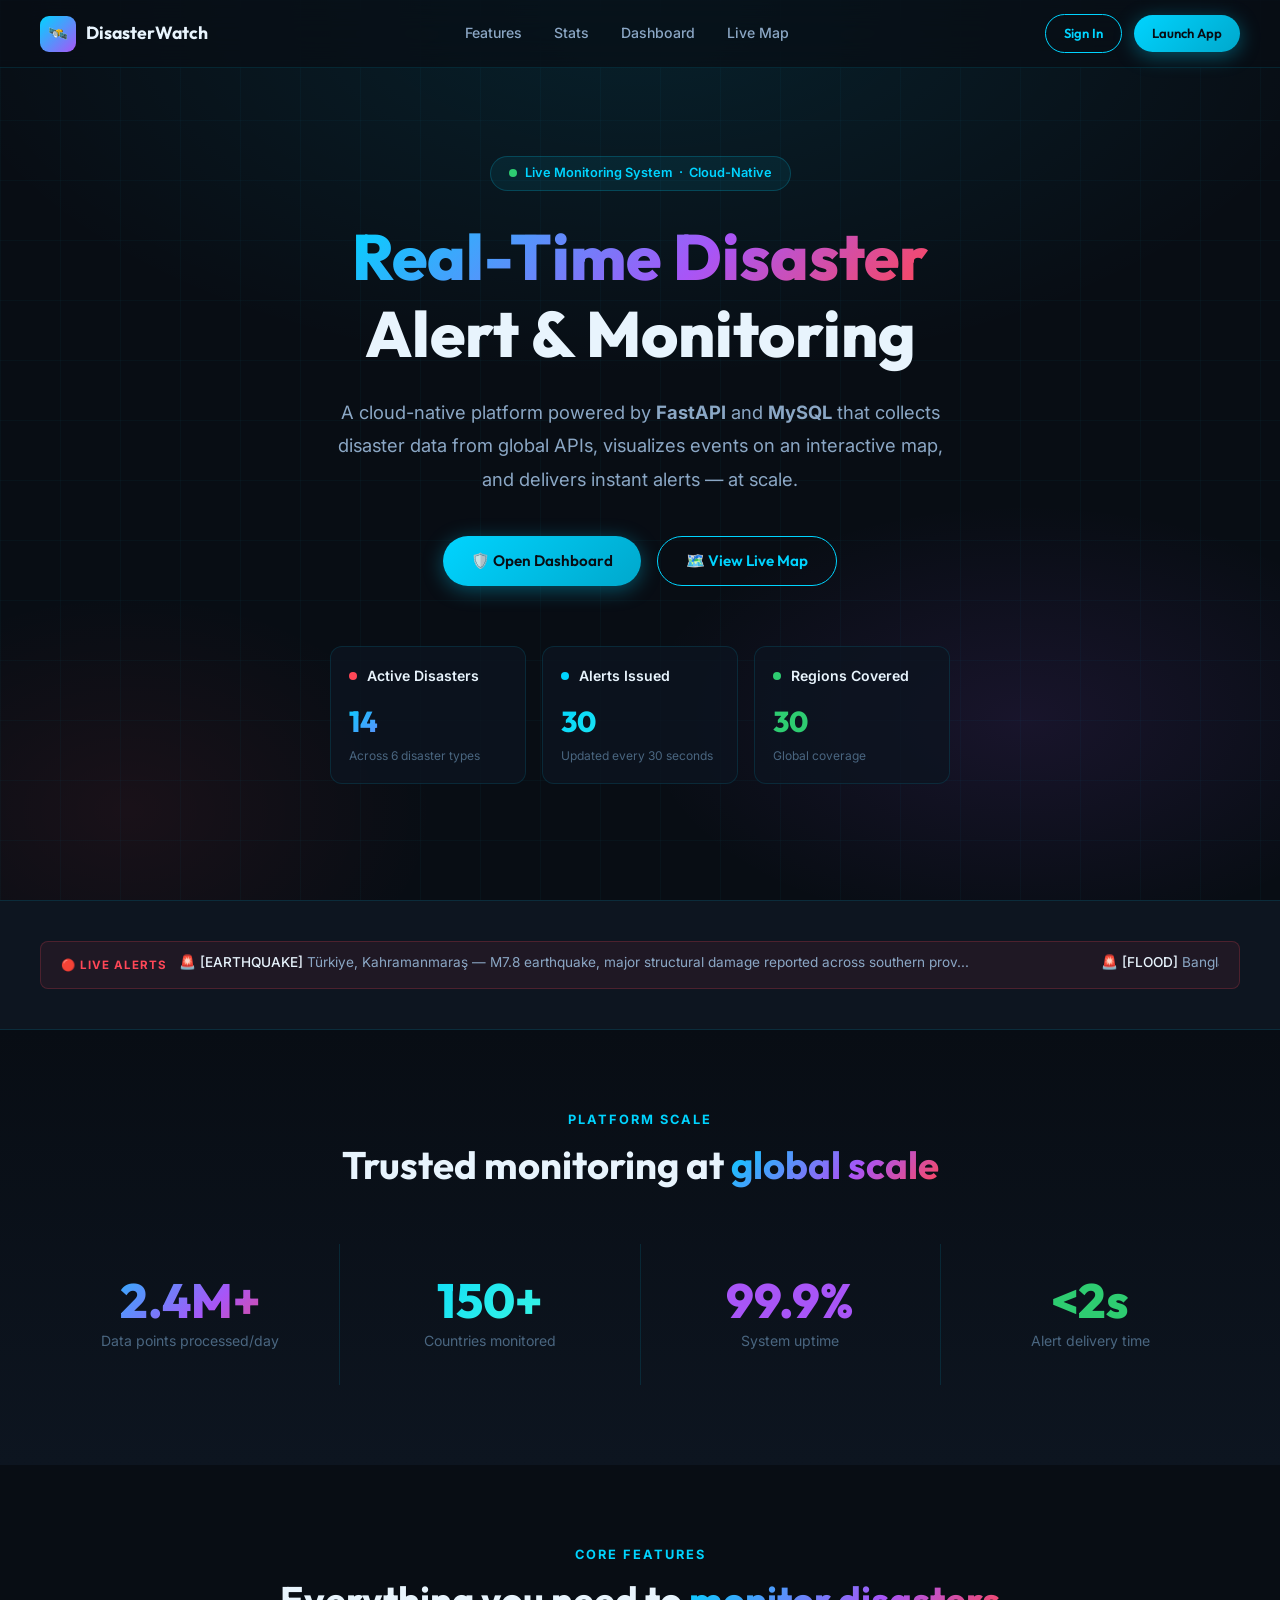
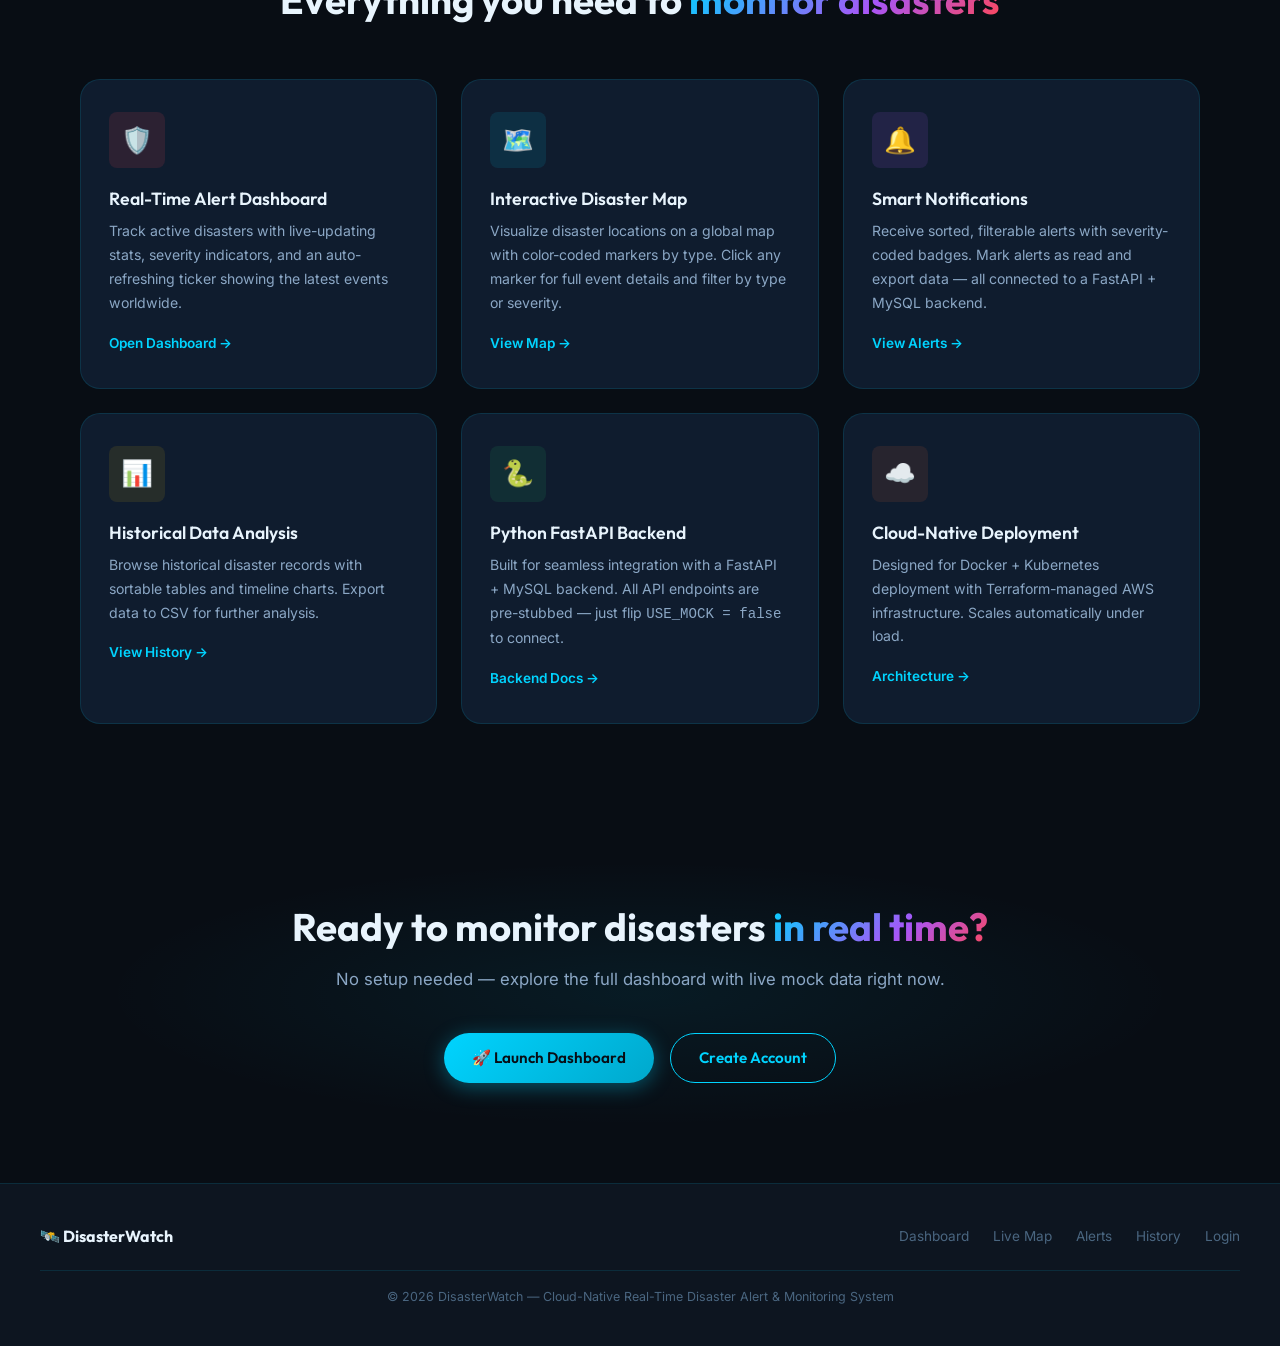
<file: index.html>
<!DOCTYPE html>
<html lang="en">
<head>
  <meta charset="UTF-8" />
  <meta name="viewport" content="width=device-width, initial-scale=1.0" />
  <title>DisasterWatch — Real-Time Disaster Monitoring</title>
  <meta name="description" content="Cloud-native real-time disaster alert and monitoring system. Track earthquakes, floods, storms, and more — live." />
  <link rel="stylesheet" href="styles/main.css" />
  <style>
    /* ── LANDING PAGE ONLY STYLES ── */
    body.landing { overflow-x: hidden; }

    /* Hero */
    .hero {
      min-height: 100vh; display: flex; align-items: center; justify-content: center;
      position: relative; overflow: hidden; padding: 100px 24px 60px;
    }
    .hero-bg {
      position: absolute; inset: 0; z-index: 0;
      background: radial-gradient(ellipse 80% 60% at 50% 0%, rgba(0,212,255,0.10) 0%, transparent 70%),
                  radial-gradient(ellipse 50% 40% at 80% 80%, rgba(168,85,247,0.10) 0%, transparent 60%),
                  radial-gradient(ellipse 40% 40% at 10% 90%, rgba(255,71,87,0.07) 0%, transparent 60%),
                  var(--bg-primary);
    }
    .hero-grid {
      position: absolute; inset: 0; z-index: 0;
      background-image: linear-gradient(rgba(0,212,255,0.03) 1px, transparent 1px),
                        linear-gradient(90deg, rgba(0,212,255,0.03) 1px, transparent 1px);
      background-size: 60px 60px;
    }
    .hero-content {
      position: relative; z-index: 1; text-align: center; max-width: 860px; margin: 0 auto;
    }
    .hero-badge {
      display: inline-flex; align-items: center; gap: 8px;
      background: rgba(0,212,255,0.07); border: 1px solid rgba(0,212,255,0.2);
      border-radius: 50px; padding: 6px 18px; margin-bottom: 28px;
      font-size: 0.8rem; font-weight: 600; color: var(--accent-cyan);
      animation: fadeInUp 0.6s ease;
    }
    .hero h1 { margin-bottom: 24px; animation: fadeInUp 0.6s 0.1s ease both; }
    .hero-subtitle {
      font-size: 1.15rem; color: var(--text-secondary); max-width: 620px; margin: 0 auto 40px;
      animation: fadeInUp 0.6s 0.2s ease both; line-height: 1.8;
    }
    .hero-cta { display: flex; gap: 16px; justify-content: center; flex-wrap: wrap; animation: fadeInUp 0.6s 0.3s ease both; }

    /* Floating cards */
    .hero-cards {
      position: relative; z-index: 1; max-width: 900px; margin: 60px auto 0;
      display: grid; grid-template-columns: repeat(3, 1fr); gap: 16px;
      animation: fadeInUp 0.7s 0.4s ease both;
    }
    .hero-mini-card {
      background: var(--bg-glass); backdrop-filter: blur(20px);
      border: 1px solid var(--border); border-radius: var(--radius-md);
      padding: 18px; text-align: left;
    }
    .hero-mini-card .card-top { display: flex; align-items: center; gap: 10px; margin-bottom: 10px; }
    .hero-mini-card .card-dot { width: 8px; height: 8px; border-radius: 50%; animation: pulse-green 2s infinite; }
    .hero-mini-card .card-title { font-size: 0.88rem; font-weight: 600; }
    .hero-mini-card .card-val { font-family: 'Outfit',sans-serif; font-size: 1.8rem; font-weight: 800; }
    .hero-mini-card .card-sub { font-size: 0.75rem; color: var(--text-muted); margin-top: 2px; }
    @media(max-width:700px){ .hero-cards{ grid-template-columns: 1fr; } }

    /* Navbar */
    .top-nav {
      position: fixed; top: 0; left: 0; right: 0; z-index: 200;
      display: flex; align-items: center; justify-content: space-between;
      padding: 0 40px; height: 68px;
      background: rgba(8,13,20,0.7); backdrop-filter: blur(20px);
      border-bottom: 1px solid var(--border);
    }
    .nav-logo { display: flex; align-items: center; gap: 10px; font-family: 'Outfit',sans-serif; font-weight: 700; font-size: 1.1rem; }
    .nav-logo .logo-badge {
      width: 36px; height: 36px; border-radius: 9px;
      background: linear-gradient(135deg, var(--accent-cyan), var(--accent-purple));
      display: flex; align-items: center; justify-content: center; font-size: 1rem;
    }
    .nav-links { display: flex; align-items: center; gap: 32px; }
    .nav-links a { font-size: 0.88rem; color: var(--text-secondary); transition: var(--transition-fast); font-weight: 500; }
    .nav-links a:hover { color: var(--text-primary); }
    .nav-actions { display: flex; gap: 12px; align-items: center; }
    @media(max-width:768px){ .nav-links { display:none; } }

    /* Stats Section */
    .stats-section {
      padding: 80px 40px; text-align: center;
      background: linear-gradient(180deg, var(--bg-primary) 0%, var(--bg-secondary) 100%);
    }
    .section-label {
      font-size: 0.8rem; font-weight: 700; text-transform: uppercase; letter-spacing: 2px;
      color: var(--accent-cyan); margin-bottom: 12px;
    }
    .stats-section h2 { margin-bottom: 56px; }
    .stats-counters { display: flex; gap: 0; justify-content: center; flex-wrap: wrap; }
    .stat-counter {
      flex: 1; min-width: 180px; padding: 32px 24px; text-align: center;
      border-right: 1px solid var(--border); position: relative;
    }
    .stat-counter:last-child { border-right: none; }
    .stat-counter-val { font-family: 'Outfit',sans-serif; font-size: 3rem; font-weight: 800; line-height: 1; }
    .stat-counter-label { font-size: 0.88rem; color: var(--text-muted); margin-top: 6px; }
    @media(max-width:600px){ .stat-counter { border-right:none; border-bottom: 1px solid var(--border); } }

    /* Features */
    .features-section { padding: 80px 40px; max-width: 1200px; margin: 0 auto; }
    .features-grid { display: grid; grid-template-columns: repeat(3, 1fr); gap: 24px; margin-top: 56px; }
    @media(max-width:900px){ .features-grid{ grid-template-columns: 1fr; } }
    .feature-card {
      background: var(--bg-card); border: 1px solid var(--border); border-radius: var(--radius-lg);
      padding: 32px 28px; position: relative; overflow: hidden;
      transition: var(--transition);
    }
    .feature-card:hover { transform: translateY(-6px); border-color: var(--border-hover); box-shadow: var(--shadow-glow); }
    .feature-icon {
      width: 56px; height: 56px; border-radius: var(--radius-sm);
      display: flex; align-items: center; justify-content: center; font-size: 1.6rem;
      margin-bottom: 20px;
    }
    .feature-card h3 { font-size: 1.1rem; margin-bottom: 10px; }
    .feature-card p { font-size: 0.88rem; color: var(--text-secondary); line-height: 1.7; }
    .feature-card .feature-link {
      display: inline-flex; align-items: center; gap: 6px; margin-top: 18px;
      font-size: 0.85rem; font-weight: 600; color: var(--accent-cyan); transition: var(--transition-fast);
    }
    .feature-card .feature-link:hover { gap: 10px; }

    /* Recent alerts marquee section */
    .recent-alerts-section { padding: 40px; background: var(--bg-secondary); border-top: 1px solid var(--border); border-bottom: 1px solid var(--border); }

    /* CTA Section */
    .cta-section {
      padding: 100px 40px; text-align: center;
      background: radial-gradient(ellipse 60% 50% at 50% 50%, rgba(0,212,255,0.07) 0%, transparent 70%);
    }
    .cta-section h2 { margin-bottom: 16px; }
    .cta-section p { color: var(--text-secondary); margin-bottom: 40px; font-size: 1.05rem; }

    /* Footer */
    footer {
      background: var(--bg-secondary); border-top: 1px solid var(--border);
      padding: 40px; display: flex; align-items: center; justify-content: space-between;
      flex-wrap: wrap; gap: 20px;
    }
    .footer-left { font-family:'Outfit',sans-serif; font-weight: 700; display: flex; align-items: center; gap: 8px; }
    .footer-links { display: flex; gap: 24px; flex-wrap: wrap; }
    .footer-links a { font-size: 0.85rem; color: var(--text-muted); transition: var(--transition-fast); }
    .footer-links a:hover { color: var(--accent-cyan); }
    .footer-copy { font-size: 0.78rem; color: var(--text-muted); width: 100%; text-align: center; padding-top: 16px; border-top: 1px solid var(--border); }
  </style>
</head>
<body class="landing">

  <!-- TOP NAV -->
  <nav class="top-nav">
    <div class="nav-logo">
      <div class="logo-badge">🛰️</div>
      DisasterWatch
    </div>
    <div class="nav-links">
      <a href="#features">Features</a>
      <a href="#stats">Stats</a>
      <a href="dashboard.html">Dashboard</a>
      <a href="map.html">Live Map</a>
    </div>
    <div class="nav-actions">
      <a href="login.html" class="btn btn-outline btn-sm">Sign In</a>
      <a href="dashboard.html" class="btn btn-primary btn-sm">Launch App</a>
    </div>
  </nav>

  <!-- HERO -->
  <section class="hero">
    <div class="hero-bg"></div>
    <div class="hero-grid"></div>
    <div class="hero-content">
      <div class="hero-badge">
        <span class="live-dot"></span>
        Live Monitoring System &nbsp;·&nbsp; Cloud-Native
      </div>
      <h1>
        <span class="gradient-text">Real-Time Disaster</span><br />
        Alert &amp; Monitoring
      </h1>
      <p class="hero-subtitle">
        A cloud-native platform powered by <strong>FastAPI</strong> and <strong>MySQL</strong> that collects disaster data from global APIs, visualizes events on an interactive map, and delivers instant alerts — at scale.
      </p>
      <div class="hero-cta">
        <a href="dashboard.html" class="btn btn-primary">🛡️ Open Dashboard</a>
        <a href="map.html" class="btn btn-outline">🗺️ View Live Map</a>
      </div>

      <!-- Mini stat cards -->
      <div class="hero-cards">
        <div class="hero-mini-card">
          <div class="card-top">
            <div class="card-dot" style="background:var(--accent-red)"></div>
            <div class="card-title">Active Disasters</div>
          </div>
          <div class="card-val gradient-text" id="hero-active">—</div>
          <div class="card-sub">Across 6 disaster types</div>
        </div>
        <div class="hero-mini-card">
          <div class="card-top">
            <div class="card-dot" style="background:var(--accent-cyan)"></div>
            <div class="card-title">Alerts Issued</div>
          </div>
          <div class="card-val gradient-text-cyan" id="hero-alerts">—</div>
          <div class="card-sub">Updated every 30 seconds</div>
        </div>
        <div class="hero-mini-card">
          <div class="card-top">
            <div class="card-dot" style="background:var(--accent-green)"></div>
            <div class="card-title">Regions Covered</div>
          </div>
          <div class="card-val" style="color:var(--accent-green)" id="hero-regions">—</div>
          <div class="card-sub">Global coverage</div>
        </div>
      </div>
    </div>
  </section>

  <!-- RECENT ALERTS TICKER -->
  <div class="recent-alerts-section">
    <div class="ticker-wrapper">
      <div class="ticker-label">🔴 LIVE ALERTS</div>
      <div class="ticker-content">
        <div class="ticker-track" id="landing-ticker">
          <span class="ticker-item">Loading alerts...</span>
        </div>
      </div>
    </div>
  </div>

  <!-- STATS -->
  <section class="stats-section" id="stats">
    <div class="section-label">Platform Scale</div>
    <h2>Trusted monitoring at <span class="gradient-text">global scale</span></h2>
    <div class="stats-counters">
      <div class="stat-counter">
        <div class="stat-counter-val gradient-text">2.4M+</div>
        <div class="stat-counter-label">Data points processed/day</div>
      </div>
      <div class="stat-counter">
        <div class="stat-counter-val gradient-text-cyan">150+</div>
        <div class="stat-counter-label">Countries monitored</div>
      </div>
      <div class="stat-counter">
        <div class="stat-counter-val" style="color:var(--accent-purple)">99.9%</div>
        <div class="stat-counter-label">System uptime</div>
      </div>
      <div class="stat-counter">
        <div class="stat-counter-val" style="color:var(--accent-green)">&lt;2s</div>
        <div class="stat-counter-label">Alert delivery time</div>
      </div>
    </div>
  </section>

  <!-- FEATURES -->
  <section class="features-section" id="features">
    <div style="text-align:center">
      <div class="section-label">Core Features</div>
      <h2>Everything you need to <span class="gradient-text">monitor disasters</span></h2>
    </div>
    <div class="features-grid">
      <div class="feature-card">
        <div class="feature-icon" style="background:rgba(255,71,87,0.12)">🛡️</div>
        <h3>Real-Time Alert Dashboard</h3>
        <p>Track active disasters with live-updating stats, severity indicators, and an auto-refreshing ticker showing the latest events worldwide.</p>
        <a href="dashboard.html" class="feature-link">Open Dashboard →</a>
      </div>
      <div class="feature-card">
        <div class="feature-icon" style="background:rgba(0,212,255,0.1)">🗺️</div>
        <h3>Interactive Disaster Map</h3>
        <p>Visualize disaster locations on a global map with color-coded markers by type. Click any marker for full event details and filter by type or severity.</p>
        <a href="map.html" class="feature-link">View Map →</a>
      </div>
      <div class="feature-card">
        <div class="feature-icon" style="background:rgba(168,85,247,0.12)">🔔</div>
        <h3>Smart Notifications</h3>
        <p>Receive sorted, filterable alerts with severity-coded badges. Mark alerts as read and export data — all connected to a FastAPI + MySQL backend.</p>
        <a href="alerts.html" class="feature-link">View Alerts →</a>
      </div>
      <div class="feature-card">
        <div class="feature-icon" style="background:rgba(241,196,15,0.1)">📊</div>
        <h3>Historical Data Analysis</h3>
        <p>Browse historical disaster records with sortable tables and timeline charts. Export data to CSV for further analysis.</p>
        <a href="history.html" class="feature-link">View History →</a>
      </div>
      <div class="feature-card">
        <div class="feature-icon" style="background:rgba(46,204,113,0.1)">🐍</div>
        <h3>Python FastAPI Backend</h3>
        <p>Built for seamless integration with a FastAPI + MySQL backend. All API endpoints are pre-stubbed — just flip <code>USE_MOCK = false</code> to connect.</p>
        <a href="#" class="feature-link">Backend Docs →</a>
      </div>
      <div class="feature-card">
        <div class="feature-icon" style="background:rgba(255,107,53,0.1)">☁️</div>
        <h3>Cloud-Native Deployment</h3>
        <p>Designed for Docker + Kubernetes deployment with Terraform-managed AWS infrastructure. Scales automatically under load.</p>
        <a href="#" class="feature-link">Architecture →</a>
      </div>
    </div>
  </section>

  <!-- CTA -->
  <section class="cta-section">
    <h2>Ready to monitor disasters <span class="gradient-text">in real time?</span></h2>
    <p>No setup needed — explore the full dashboard with live mock data right now.</p>
    <div style="display:flex;gap:16px;justify-content:center;flex-wrap:wrap">
      <a href="dashboard.html" class="btn btn-primary">🚀 Launch Dashboard</a>
      <a href="login.html" class="btn btn-outline">Create Account</a>
    </div>
  </section>

  <!-- FOOTER -->
  <footer>
    <div class="footer-left">🛰️ DisasterWatch</div>
    <div class="footer-links">
      <a href="dashboard.html">Dashboard</a>
      <a href="map.html">Live Map</a>
      <a href="alerts.html">Alerts</a>
      <a href="history.html">History</a>
      <a href="login.html">Login</a>
    </div>
    <div class="footer-copy">© 2026 DisasterWatch — Cloud-Native Real-Time Disaster Alert &amp; Monitoring System</div>
  </footer>

  <script src="js/config.js"></script>
  <script src="js/mockData.js"></script>
  <script>
    // Populate hero mini cards
    document.getElementById('hero-active').textContent  = DISASTER_STATS.active;
    document.getElementById('hero-alerts').textContent  = MOCK_ALERTS.length;
    document.getElementById('hero-regions').textContent = DISASTER_STATS.regions;

    // Landing ticker
    const ticker = document.getElementById('landing-ticker');
    const items = MOCK_DISASTERS.filter(d=>d.status==='active').map(d=>
      `<span class="ticker-item">🚨 <span>[${d.type.toUpperCase()}]</span> ${d.location} — ${d.description.slice(0,70)}...</span>`
    );
    const doubled = [...items, ...items].join(' &nbsp;&nbsp;&nbsp;');
    ticker.innerHTML = doubled;

    // Scroll-reveal
    const obs = new IntersectionObserver((entries)=>{
      entries.forEach(e=>{ if(e.isIntersecting){ e.target.classList.add('animate-fade-up'); obs.unobserve(e.target); } });
    }, { threshold: 0.15 });
    document.querySelectorAll('.feature-card, .stat-counter').forEach(el=>obs.observe(el));
  </script>
</body>
</html>
</file>
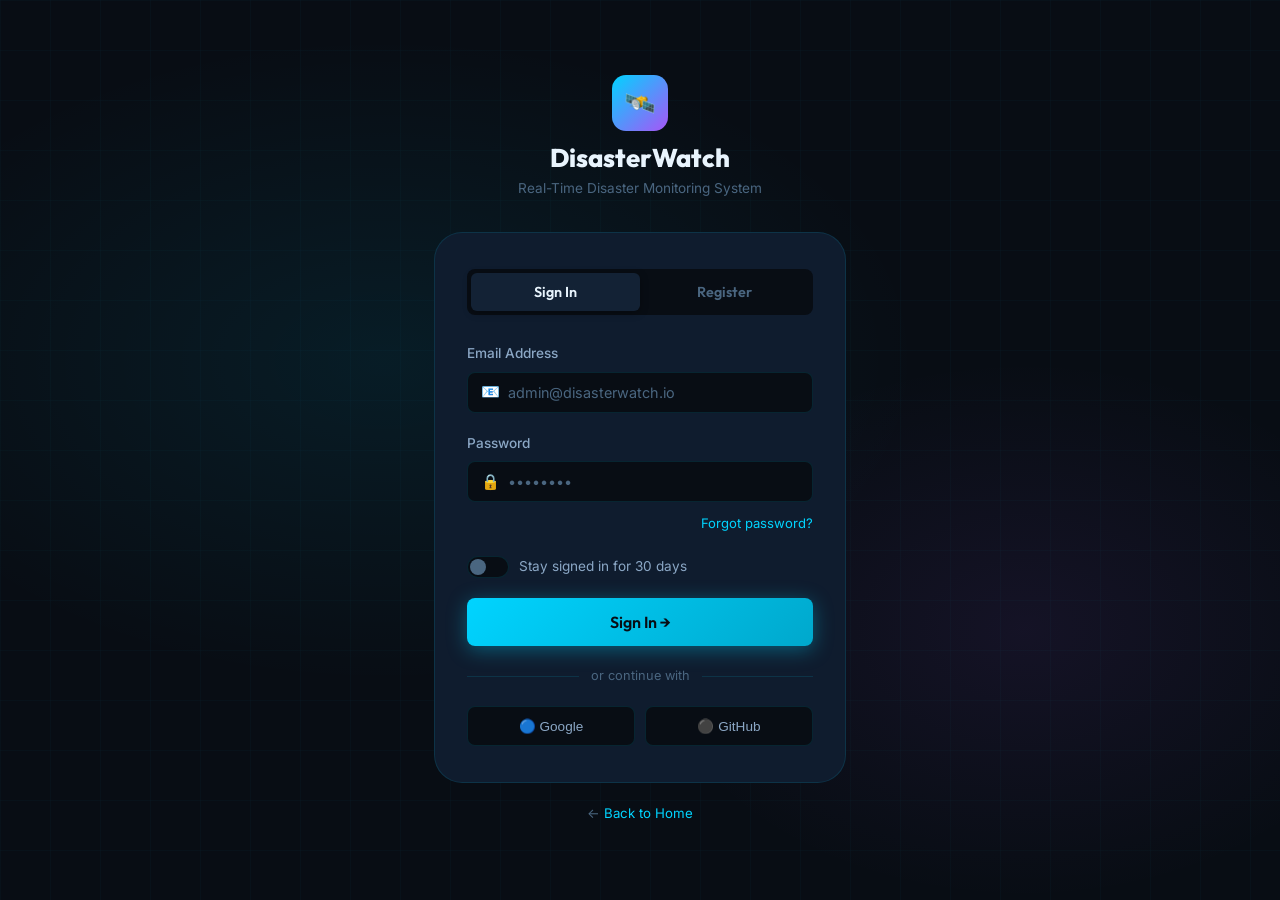
<file: alerts.html>
<!DOCTYPE html>
<html lang="en">

<head>
    <meta charset="UTF-8" />
    <meta name="viewport" content="width=device-width, initial-scale=1.0" />
    <title>Alerts — DisasterWatch</title>
    <meta name="description" content="Real-time disaster alert notifications — filter, search, and manage alerts." />
    <link rel="stylesheet" href="styles/main.css" />
    <style>
        .alerts-content {
            padding: 28px 32px;
        }

        .alerts-toolbar {
            display: flex;
            align-items: center;
            gap: 14px;
            flex-wrap: wrap;
            margin-bottom: 24px;
        }

        .alerts-toolbar .search-wrapper {
            flex: 1;
            min-width: 200px;
        }

        .toolbar-select {
            padding: 11px 14px;
            background: var(--bg-card);
            border: 1px solid var(--border);
            border-radius: var(--radius-sm);
            color: var(--text-primary);
            font-size: 0.88rem;
            font-family: 'Inter', sans-serif;
            cursor: pointer;
            transition: var(--transition-fast);
        }

        .toolbar-select:focus {
            outline: none;
            border-color: var(--accent-cyan);
        }

        .bulk-btn {
            padding: 9px 18px;
            border-radius: var(--radius-sm);
            font-size: 0.83rem;
            font-weight: 600;
            border: 1px solid var(--border);
            background: var(--bg-card);
            color: var(--text-secondary);
            cursor: pointer;
            transition: var(--transition-fast);
        }

        .bulk-btn:hover {
            color: var(--accent-cyan);
            border-color: var(--accent-cyan);
        }

        /* Alert rows */
        .alert-row td {
            padding: 16px;
            vertical-align: middle;
        }

        .alert-row.unread {
            background: rgba(0, 212, 255, 0.02);
        }

        .alert-row.unread td:first-child {
            position: relative;
        }

        .alert-row.unread td:first-child::before {
            content: '';
            position: absolute;
            left: 0;
            top: 0;
            bottom: 0;
            width: 3px;
            background: var(--accent-cyan);
            border-radius: 0 2px 2px 0;
        }

        .alert-title {
            font-weight: 600;
            font-size: 0.9rem;
            color: var(--text-primary);
            margin-bottom: 3px;
        }

        .alert-desc {
            font-size: 0.8rem;
            color: var(--text-muted);
        }

        .read-toggle {
            padding: 6px 14px;
            border-radius: 50px;
            border: 1px solid var(--border);
            background: transparent;
            color: var(--text-muted);
            font-size: 0.78rem;
            cursor: pointer;
            transition: var(--transition-fast);
            white-space: nowrap;
        }

        .read-toggle:hover {
            color: var(--accent-cyan);
            border-color: var(--accent-cyan);
        }

        .read-toggle.is-read {
            color: var(--accent-green);
            border-color: rgba(46, 204, 113, 0.3);
        }

        /* Summary bar */
        .alert-summary-bar {
            display: flex;
            gap: 16px;
            flex-wrap: wrap;
            margin-bottom: 24px;
        }

        .summary-chip {
            display: flex;
            align-items: center;
            gap: 8px;
            background: var(--bg-card);
            border: 1px solid var(--border);
            border-radius: var(--radius-sm);
            padding: 10px 18px;
            font-size: 0.85rem;
        }

        .summary-chip .chip-val {
            font-family: 'Outfit', sans-serif;
            font-size: 1.3rem;
            font-weight: 700;
        }

        @media(max-width:700px) {
            .alerts-toolbar {
                flex-direction: column;
            }

            .alerts-toolbar>* {
                width: 100%;
            }
        }
    </style>
</head>

<body>
    <!-- SIDEBAR -->
    <aside class="sidebar" id="sidebar">
        <div class="sidebar-logo">
            <div class="logo-icon">🛰️</div>
            <div class="logo-text">DisasterWatch<br /><span class="logo-sub">Monitoring System</span></div>
        </div>
        <nav class="sidebar-nav">
            <div class="nav-section-title">Main</div>
            <a href="dashboard.html" class="nav-item"><span class="nav-icon">📊</span><span>Dashboard</span></a>
            <a href="map.html" class="nav-item"><span class="nav-icon">🗺️</span><span>Live Map</span></a>
            <a href="alerts.html" class="nav-item active"><span class="nav-icon">🔔</span><span>Alerts</span><span
                    class="nav-badge" id="sidebar-unread">—</span></a>
            <div class="nav-section-title">Data</div>
            <a href="history.html" class="nav-item"><span class="nav-icon">📁</span><span>History</span></a>
            <div class="nav-section-title">System</div>
            <a href="login.html" class="nav-item"><span class="nav-icon">🔓</span><span>Logout</span></a>
        </nav>
        <div class="sidebar-footer">
            <div class="user-avatar">A</div>
            <div class="user-info">
                <div class="user-name">Admin User</div>
                <div class="user-role">Operations Manager</div>
            </div>
        </div>
    </aside>

    <div class="layout-with-sidebar">
        <!-- Header -->
        <header class="page-header">
            <div class="page-header-left">
                <h2>Alerts &amp; Notifications</h2>
                <p>All disaster alerts with filter, search, and read-status management</p>
            </div>
            <div class="page-header-right">
                <div class="live-indicator"><span class="live-dot"></span>LIVE</div>
                <button class="header-btn" onclick="window.location='dashboard.html'">📊</button>
                <button class="header-btn" onclick="window.location='map.html'">🗺️</button>
            </div>
        </header>

        <main class="alerts-content">

            <!-- Summary chips -->
            <div class="alert-summary-bar" id="summary-bar"></div>

            <!-- Toolbar -->
            <div class="alerts-toolbar">
                <div class="search-wrapper">
                    <span class="search-icon">🔍</span>
                    <input type="text" class="form-control" id="alert-search"
                        placeholder="Search alerts by location or type..." oninput="renderAlerts()" />
                </div>
                <select class="toolbar-select" id="filter-severity" onchange="renderAlerts()">
                    <option value="">All Severities</option>
                    <option value="critical">Critical</option>
                    <option value="high">High</option>
                    <option value="medium">Medium</option>
                    <option value="low">Low</option>
                </select>
                <select class="toolbar-select" id="filter-type" onchange="renderAlerts()">
                    <option value="">All Types</option>
                    <option value="earthquake">Earthquake</option>
                    <option value="flood">Flood</option>
                    <option value="fire">Wildfire</option>
                    <option value="storm">Storm</option>
                    <option value="landslide">Landslide</option>
                    <option value="tsunami">Tsunami</option>
                </select>
                <select class="toolbar-select" id="filter-read" onchange="renderAlerts()">
                    <option value="">All Status</option>
                    <option value="unread">Unread Only</option>
                    <option value="read">Read Only</option>
                </select>
                <button class="bulk-btn" onclick="markAllRead()">✓ Mark All Read</button>
            </div>

            <!-- Table -->
            <div class="table-card" style="border-radius:var(--radius-lg);overflow:hidden">
                <div class="table-wrapper">
                    <table>
                        <thead>
                            <tr>
                                <th>Alert Details</th>
                                <th>Type</th>
                                <th>Severity</th>
                                <th>Time</th>
                                <th>Action</th>
                            </tr>
                        </thead>
                        <tbody id="alerts-tbody"></tbody>
                    </table>
                </div>
                <div class="pagination" id="pagination"></div>
            </div>

        </main>
    </div>

    <script src="js/config.js"></script>
    <script src="js/mockData.js"></script>
    <script>
        // Loaded alerts data
        let loadedAlerts = [];
        let readState = {};

        const PAGE_SIZE = 10;
        let currentPage = 1;

        // ── Load alerts from API or mock
        async function loadAlertsData() {
            try {
                loadedAlerts = await fetchAlerts();
                loadedAlerts.forEach(a => {
                    if (readState[a.id] === undefined) readState[a.id] = a.is_read;
                });
            } catch (e) {
                console.error('Alerts load error:', e);
            }
            renderAlerts();
        }

        function getFiltered() {
            const search = document.getElementById('alert-search').value.toLowerCase();
            const sev = document.getElementById('filter-severity').value;
            const type = document.getElementById('filter-type').value;
            const read = document.getElementById('filter-read').value;

            return loadedAlerts.filter(a => {
                const matchSearch = !search || (a.location || '').toLowerCase().includes(search) || (a.type || '').includes(search) || a.message.toLowerCase().includes(search);
                const matchSev = !sev || a.severity === sev;
                const matchType = !type || a.type === type;
                const isRead = readState[a.id];
                const matchRead = !read || (read === 'read' && isRead) || (read === 'unread' && !isRead);
                return matchSearch && matchSev && matchType && matchRead;
            });
        }

        function renderSummary() {
            const unread = Object.values(readState).filter(v => !v).length;
            document.getElementById('sidebar-unread').textContent = unread;
            document.getElementById('summary-bar').innerHTML = `
        <div class="summary-chip"><span>🔔</span><div><div class="chip-val">${loadedAlerts.length}</div><div style="font-size:0.74rem;color:var(--text-muted)">Total Alerts</div></div></div>
        <div class="summary-chip"><span style="color:var(--accent-red)">📭</span><div><div class="chip-val" style="color:var(--accent-red)">${unread}</div><div style="font-size:0.74rem;color:var(--text-muted)">Unread</div></div></div>
        <div class="summary-chip"><span style="color:var(--accent-red)">🚨</span><div><div class="chip-val" style="color:var(--accent-red)">${loadedAlerts.filter(a => a.severity === 'critical').length}</div><div style="font-size:0.74rem;color:var(--text-muted)">Critical</div></div></div>
        <div class="summary-chip"><span style="color:var(--accent-green)">✅</span><div><div class="chip-val" style="color:var(--accent-green)">${loadedAlerts.filter(a => readState[a.id]).length}</div><div style="font-size:0.74rem;color:var(--text-muted)">Read</div></div></div>`;
        }

        function renderAlerts() {
            const filtered = getFiltered();
            const total = filtered.length;
            const pages = Math.ceil(total / PAGE_SIZE);
            if (currentPage > pages) currentPage = 1;
            const slice = filtered.slice((currentPage - 1) * PAGE_SIZE, currentPage * PAGE_SIZE);

            const tbody = document.getElementById('alerts-tbody');
            tbody.innerHTML = slice.length ? slice.map(a => `
        <tr class="alert-row ${readState[a.id] ? '' : 'unread'}">
          <td style="max-width:400px">
            <div class="alert-title">${a.message}</div>
            <div class="alert-desc">📍 ${a.location || 'Global'}</div>
          </td>
          <td>
            <div style="display:flex;align-items:center;gap:8px">
              <div class="type-icon type-${a.type || 'storm'}" style="width:28px;height:28px;font-size:0.9rem">${TYPE_CONFIG[a.type]?.emoji || '⚠️'}</div>
              <span style="font-size:0.84rem">${TYPE_CONFIG[a.type]?.label || a.type || 'Alert'}</span>
            </div>
          </td>
          <td><span class="badge badge-${a.severity}">${a.severity}</span></td>
          <td style="white-space:nowrap;font-size:0.82rem;color:var(--text-muted)">${timeAgo(a.timestamp)}</td>
          <td>
            <div style="display:flex;gap:8px;align-items:center">
              <button class="read-toggle ${readState[a.id] ? 'is-read' : ''}" onclick="toggleRead(${a.id})">
                ${readState[a.id] ? '✓ Read' : 'Mark Read'}
              </button>
              <a href="map.html" class="btn btn-outline btn-sm">Map</a>
            </div>
          </td>
        </tr>`).join('')
                : `<tr><td colspan="5" style="text-align:center;padding:60px;color:var(--text-muted)">No alerts match your filters</td></tr>`;

            // Pagination
            const pag = document.getElementById('pagination');
            pag.innerHTML = '';
            if (pages > 1) {
                const prev = document.createElement('button');
                prev.className = 'page-btn'; prev.textContent = '←';
                prev.onclick = () => { if (currentPage > 1) { currentPage--; renderAlerts(); } };
                pag.appendChild(prev);
                for (let i = 1; i <= pages; i++) {
                    const b = document.createElement('button');
                    b.className = 'page-btn' + (i === currentPage ? ' active' : '');
                    b.textContent = i; b.onclick = (() => { const p = i; return () => { currentPage = p; renderAlerts(); } })();
                    pag.appendChild(b);
                }
                const next = document.createElement('button');
                next.className = 'page-btn'; next.textContent = '→';
                next.onclick = () => { if (currentPage < pages) { currentPage++; renderAlerts(); } };
                pag.appendChild(next);
            }
            renderSummary();
        }

        async function toggleRead(id) {
            readState[id] = !readState[id];
            // Call real API to mark as read
            if (!CONFIG.USE_MOCK && readState[id]) {
                try {
                    await apiCall('ALERTS_MARK_READ', { id }, 'PATCH');
                } catch (e) { console.error('Mark read failed:', e); }
            }
            renderAlerts();
        }

        function markAllRead() {
            const filtered = getFiltered();
            filtered.forEach(a => {
                readState[a.id] = true;
                if (!CONFIG.USE_MOCK) {
                    apiCall('ALERTS_MARK_READ', { id: a.id }, 'PATCH').catch(() => {});
                }
            });
            renderAlerts();
        }

        // Init + auto-refresh
        loadAlertsData();
        setInterval(loadAlertsData, CONFIG.POLL_INTERVAL);
    </script>
</body>

</html>
</file>
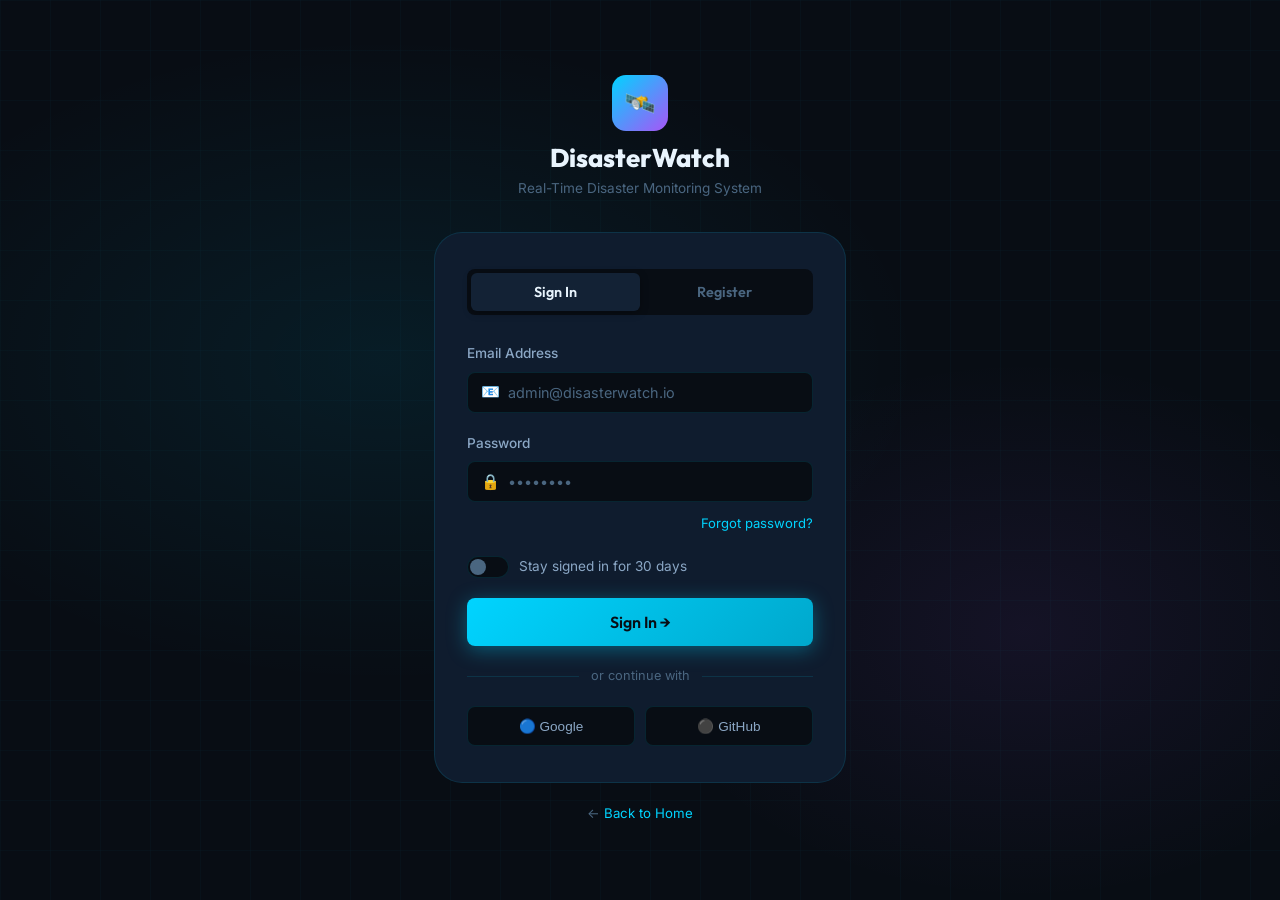
<file: login.html>
<!DOCTYPE html>
<html lang="en">

<head>
    <meta charset="UTF-8" />
    <meta name="viewport" content="width=device-width, initial-scale=1.0" />
    <title>Login — DisasterWatch</title>
    <meta name="description" content="Sign in to DisasterWatch real-time disaster monitoring system." />
    <link rel="stylesheet" href="styles/main.css" />
    <style>
        body {
            display: flex;
            align-items: center;
            justify-content: center;
            min-height: 100vh;
            overflow: hidden;
        }

        .login-bg {
            position: fixed;
            inset: 0;
            z-index: 0;
            background: radial-gradient(ellipse 70% 60% at 30% 40%, rgba(0, 212, 255, 0.08) 0%, transparent 60%),
                radial-gradient(ellipse 50% 50% at 80% 70%, rgba(168, 85, 247, 0.08) 0%, transparent 60%),
                var(--bg-primary);
        }

        .login-grid {
            position: fixed;
            inset: 0;
            z-index: 0;
            background-image: linear-gradient(rgba(0, 212, 255, 0.025) 1px, transparent 1px),
                linear-gradient(90deg, rgba(0, 212, 255, 0.025) 1px, transparent 1px);
            background-size: 50px 50px;
        }

        .login-container {
            position: relative;
            z-index: 1;
            width: 100%;
            max-width: 460px;
            padding: 24px;
            animation: fadeInUp 0.6s ease;
        }

        .login-logo {
            text-align: center;
            margin-bottom: 32px;
        }

        .login-logo .logo-badge {
            width: 56px;
            height: 56px;
            border-radius: 14px;
            background: linear-gradient(135deg, var(--accent-cyan), var(--accent-purple));
            display: flex;
            align-items: center;
            justify-content: center;
            font-size: 1.6rem;
            margin: 0 auto 12px;
        }

        .login-logo h1 {
            font-size: 1.6rem;
        }

        .login-logo p {
            font-size: 0.85rem;
            color: var(--text-muted);
            margin-top: 4px;
        }

        .login-card {
            background: var(--bg-card);
            border: 1px solid var(--border);
            border-radius: var(--radius-xl);
            padding: 36px 32px;
        }

        /* Tabs */
        .tab-bar {
            display: flex;
            background: var(--bg-primary);
            border-radius: var(--radius-sm);
            padding: 4px;
            margin-bottom: 28px;
        }

        .tab-btn {
            flex: 1;
            padding: 10px;
            border-radius: 6px;
            background: transparent;
            color: var(--text-muted);
            font-size: 0.9rem;
            font-weight: 600;
            font-family: 'Outfit', sans-serif;
            transition: var(--transition-fast);
        }

        .tab-btn.active {
            background: var(--bg-card-hover);
            color: var(--text-primary);
            box-shadow: 0 2px 8px rgba(0, 0, 0, 0.3);
        }

        .tab-panel {
            display: none;
        }

        .tab-panel.active {
            display: block;
            animation: fadeIn 0.3s ease;
        }

        /* Input with icon */
        .input-icon-wrapper {
            position: relative;
        }

        .input-icon-wrapper .input-icon {
            position: absolute;
            left: 14px;
            top: 50%;
            transform: translateY(-50%);
            color: var(--text-muted);
            font-size: 0.95rem;
        }

        .input-icon-wrapper .form-control {
            padding-left: 40px;
        }

        .form-forgot {
            text-align: right;
            margin-top: -12px;
            margin-bottom: 20px;
        }

        .form-forgot a {
            font-size: 0.82rem;
            color: var(--accent-cyan);
        }

        .form-forgot a:hover {
            text-decoration: underline;
        }

        .btn-full {
            width: 100%;
            justify-content: center;
            border-radius: var(--radius-sm);
            padding: 14px;
            font-size: 1rem;
        }

        .divider {
            display: flex;
            align-items: center;
            gap: 12px;
            margin: 20px 0;
            color: var(--text-muted);
            font-size: 0.8rem;
        }

        .divider::before,
        .divider::after {
            content: '';
            flex: 1;
            height: 1px;
            background: var(--border);
        }

        .social-btns {
            display: flex;
            gap: 10px;
        }

        .social-btn {
            flex: 1;
            padding: 11px;
            border-radius: var(--radius-sm);
            background: var(--bg-primary);
            border: 1px solid var(--border);
            color: var(--text-secondary);
            font-size: 0.85rem;
            font-weight: 500;
            transition: var(--transition-fast);
            display: flex;
            align-items: center;
            justify-content: center;
            gap: 8px;
        }

        .social-btn:hover {
            border-color: var(--border-hover);
            color: var(--text-primary);
        }

        .form-switch {
            display: flex;
            align-items: center;
            gap: 10px;
            margin-bottom: 20px;
        }

        .switch {
            width: 42px;
            height: 22px;
            background: var(--bg-primary);
            border-radius: 11px;
            border: 1px solid var(--border);
            position: relative;
            cursor: pointer;
            transition: var(--transition-fast);
            flex-shrink: 0;
        }

        .switch::after {
            content: '';
            position: absolute;
            width: 16px;
            height: 16px;
            background: var(--text-muted);
            border-radius: 50%;
            top: 2px;
            left: 2px;
            transition: var(--transition-fast);
        }

        .switch.on {
            background: rgba(0, 212, 255, 0.2);
            border-color: var(--accent-cyan);
        }

        .switch.on::after {
            left: 22px;
            background: var(--accent-cyan);
        }

        .switch-label {
            font-size: 0.85rem;
            color: var(--text-secondary);
        }

        .back-home {
            text-align: center;
            margin-top: 20px;
            font-size: 0.83rem;
            color: var(--text-muted);
        }

        .back-home a {
            color: var(--accent-cyan);
        }

        .alert-msg {
            padding: 10px 14px;
            border-radius: var(--radius-sm);
            font-size: 0.84rem;
            margin-bottom: 16px;
        }

        .alert-success {
            background: rgba(46, 204, 113, 0.1);
            border: 1px solid rgba(46, 204, 113, 0.25);
            color: var(--accent-green);
        }

        .alert-error {
            background: rgba(255, 71, 87, 0.1);
            border: 1px solid rgba(255, 71, 87, 0.25);
            color: var(--accent-red);
        }
    </style>
</head>

<body>
    <div class="login-bg"></div>
    <div class="login-grid"></div>

    <div class="login-container">
        <div class="login-logo">
            <div class="logo-badge">🛰️</div>
            <h1>DisasterWatch</h1>
            <p>Real-Time Disaster Monitoring System</p>
        </div>

        <div class="login-card">
            <!-- Tabs -->
            <div class="tab-bar" role="tablist">
                <button class="tab-btn active" id="tab-login" onclick="switchTab('login')" role="tab">Sign In</button>
                <button class="tab-btn" id="tab-register" onclick="switchTab('register')" role="tab">Register</button>
            </div>

            <!-- LOGIN PANEL -->
            <div class="tab-panel active" id="panel-login">
                <div id="login-msg"></div>
                <form id="login-form" onsubmit="handleLogin(event)">
                    <div class="form-group">
                        <label class="form-label" for="login-email">Email Address</label>
                        <div class="input-icon-wrapper">
                            <span class="input-icon">📧</span>
                            <input id="login-email" type="email" class="form-control"
                                placeholder="admin@disasterwatch.io" required />
                        </div>
                    </div>
                    <div class="form-group">
                        <label class="form-label" for="login-pass">Password</label>
                        <div class="input-icon-wrapper">
                            <span class="input-icon">🔒</span>
                            <input id="login-pass" type="password" class="form-control" placeholder="••••••••"
                                required />
                        </div>
                    </div>
                    <div class="form-forgot"><a href="#">Forgot password?</a></div>

                    <div class="form-switch">
                        <div class="switch" id="remember-switch" onclick="this.classList.toggle('on')"></div>
                        <label class="switch-label">Stay signed in for 30 days</label>
                    </div>

                    <button type="submit" class="btn btn-primary btn-full" id="login-btn">
                        Sign In →
                    </button>
                </form>

                <div class="divider">or continue with</div>
                <div class="social-btns">
                    <button class="social-btn">🔵 Google</button>
                    <button class="social-btn">⚫ GitHub</button>
                </div>
            </div>

            <!-- REGISTER PANEL -->
            <div class="tab-panel" id="panel-register">
                <div id="register-msg"></div>
                <form id="register-form" onsubmit="handleRegister(event)">
                    <div class="form-group">
                        <label class="form-label" for="reg-name">Full Name</label>
                        <div class="input-icon-wrapper">
                            <span class="input-icon">👤</span>
                            <input id="reg-name" type="text" class="form-control" placeholder="John Smith" required />
                        </div>
                    </div>
                    <div class="form-group">
                        <label class="form-label" for="reg-email">Email Address</label>
                        <div class="input-icon-wrapper">
                            <span class="input-icon">📧</span>
                            <input id="reg-email" type="email" class="form-control" placeholder="you@example.com"
                                required />
                        </div>
                    </div>
                    <div class="form-group">
                        <label class="form-label" for="reg-org">Organization</label>
                        <div class="input-icon-wrapper">
                            <span class="input-icon">🏢</span>
                            <input id="reg-org" type="text" class="form-control"
                                placeholder="NDMA / Govt Agency / Research" />
                        </div>
                    </div>
                    <div class="form-group">
                        <label class="form-label" for="reg-pass">Password</label>
                        <div class="input-icon-wrapper">
                            <span class="input-icon">🔒</span>
                            <input id="reg-pass" type="password" class="form-control" placeholder="Min 8 characters"
                                required minlength="8" />
                        </div>
                    </div>
                    <button type="submit" class="btn btn-primary btn-full">Create Account →</button>
                </form>
            </div>
        </div>

        <div class="back-home">← <a href="index.html">Back to Home</a></div>
    </div>

    <script src="js/config.js"></script>
    <script>
        function switchTab(tab) {
            document.querySelectorAll('.tab-btn').forEach(b => b.classList.remove('active'));
            document.querySelectorAll('.tab-panel').forEach(p => p.classList.remove('active'));
            document.getElementById('tab-' + tab).classList.add('active');
            document.getElementById('panel-' + tab).classList.add('active');
        }

        function showMsg(el, msg, type) {
            el.innerHTML = `<div class="alert-msg alert-${type}">${msg}</div>`;
        }

        async function handleLogin(e) {
            e.preventDefault();
            const btn = document.getElementById('login-btn');
            btn.textContent = 'Signing in...'; btn.disabled = true;
            const email = document.getElementById('login-email').value;
            const pass = document.getElementById('login-pass').value;

            if (CONFIG.USE_MOCK) {
                // Mock: any credentials accepted
                setTimeout(() => {
                    localStorage.setItem('auth_token', 'mock_token_123');
                    localStorage.setItem('user_email', email);
                    showMsg(document.getElementById('login-msg'), '✅ Signed in successfully! Redirecting...', 'success');
                    setTimeout(() => window.location.href = 'dashboard.html', 900);
                }, 800);
                return;
            }

            // Real FastAPI call
            try {
                const res = await fetch(CONFIG.API_BASE_URL + CONFIG.ENDPOINTS.LOGIN, {
                    method: 'POST',
                    headers: { 'Content-Type': 'application/json' },
                    body: JSON.stringify({ email: email, password: pass })
                });
                const data = await res.json();
                if (res.ok) {
                    localStorage.setItem('auth_token', data.access_token);
                    localStorage.setItem('user_email', email);
                    showMsg(document.getElementById('login-msg'), '✅ Signed in successfully! Redirecting...', 'success');
                    setTimeout(() => window.location.href = 'dashboard.html', 900);
                } else {
                    showMsg(document.getElementById('login-msg'), '❌ ' + (data.detail || 'Invalid credentials'), 'error');
                    btn.textContent = 'Sign In →'; btn.disabled = false;
                }
            } catch {
                showMsg(document.getElementById('login-msg'), '❌ Cannot connect to server. Check if FastAPI is running.', 'error');
                btn.textContent = 'Sign In →'; btn.disabled = false;
            }
        }

        async function handleRegister(e) {
            e.preventDefault();
            const msgEl = document.getElementById('register-msg');
            const name = document.getElementById('reg-name').value;
            const email = document.getElementById('reg-email').value;
            const org = document.getElementById('reg-org').value;
            const password = document.getElementById('reg-pass').value;

            if (CONFIG.USE_MOCK) {
                showMsg(msgEl, '✅ Account created! <a href="#" onclick="switchTab(\'login\')">Sign in now</a>', 'success');
                return;
            }

            try {
                const res = await fetch(CONFIG.API_BASE_URL + CONFIG.ENDPOINTS.REGISTER, {
                    method: 'POST',
                    headers: { 'Content-Type': 'application/json' },
                    body: JSON.stringify({ name, email, org, password })
                });
                const data = await res.json();
                if (res.ok) {
                    showMsg(msgEl, '✅ Account created successfully! Logging you in...', 'success');
                    
                    // Auto login
                    try {
                        const loginRes = await fetch(CONFIG.API_BASE_URL + CONFIG.ENDPOINTS.LOGIN, {
                            method: 'POST',
                            headers: { 'Content-Type': 'application/json' },
                            body: JSON.stringify({ email: email, password })
                        });
                        const loginData = await loginRes.json();
                        if (loginRes.ok) {
                            localStorage.setItem('auth_token', loginData.access_token);
                            localStorage.setItem('user_email', email);
                            setTimeout(() => {
                                window.location.href = 'dashboard.html';
                            }, 1000);
                        } else {
                            setTimeout(() => switchTab('login'), 1500);
                        }
                    } catch {
                        setTimeout(() => switchTab('login'), 1500);
                    }
                } else {
                    let errMsg = 'Registration failed.';
                    if (data.detail) {
                        if (Array.isArray(data.detail)) {
                            errMsg = data.detail.map(d => d.msg).join(', ');
                        } else {
                            errMsg = data.detail;
                        }
                    }
                    showMsg(msgEl, '❌ ' + errMsg, 'error');
                }
            } catch {
                showMsg(msgEl, '❌ Cannot connect to server. Check if FastAPI is running.', 'error');
            }
        }
    </script>
</body>

</html>
</file>
<file: styles/main.css>
/* ============================================
   REAL-TIME DISASTER MANAGEMENT SYSTEM
   Global Styles — main.css
   ============================================ */

@import url('https://fonts.googleapis.com/css2?family=Inter:wght@300;400;500;600;700;800;900&family=Outfit:wght@300;400;500;600;700;800&display=swap');

/* ---- CSS Variables ---- */
:root {
  --bg-primary:    #080d14;
  --bg-secondary:  #0d1520;
  --bg-card:       #0f1c2e;
  --bg-card-hover: #132235;
  --bg-glass:      rgba(13, 21, 32, 0.75);

  --accent-cyan:   #00d4ff;
  --accent-cyan2:  #00a8cc;
  --accent-red:    #ff4757;
  --accent-orange: #ff6b35;
  --accent-purple: #a855f7;
  --accent-green:  #2ecc71;
  --accent-yellow: #f1c40f;

  --text-primary:  #e8f4fd;
  --text-secondary:#8ba7c5;
  --text-muted:    #4a6680;

  --border:        rgba(0, 212, 255, 0.12);
  --border-hover:  rgba(0, 212, 255, 0.3);

  --shadow-card:   0 8px 32px rgba(0,0,0,0.4);
  --shadow-glow:   0 0 20px rgba(0, 212, 255, 0.2);
  --shadow-red:    0 0 20px rgba(255, 71, 87, 0.3);

  --radius-sm:     8px;
  --radius-md:     12px;
  --radius-lg:     20px;
  --radius-xl:     28px;

  --nav-width:     240px;
  --nav-collapsed: 72px;

  --transition:    all 0.3s cubic-bezier(0.4, 0, 0.2, 1);
  --transition-fast: all 0.15s ease;
}

/* ---- Reset ---- */
*, *::before, *::after { box-sizing: border-box; margin: 0; padding: 0; }
html { scroll-behavior: smooth; }
body {
  font-family: 'Inter', sans-serif;
  background: var(--bg-primary);
  color: var(--text-primary);
  line-height: 1.6;
  min-height: 100vh;
  overflow-x: hidden;
}

a { color: inherit; text-decoration: none; }
img { max-width: 100%; display: block; }
button { cursor: pointer; border: none; outline: none; }
ul { list-style: none; }

/* ---- Typography ---- */
h1, h2, h3, h4, h5, h6 { font-family: 'Outfit', sans-serif; line-height: 1.2; }
h1 { font-size: clamp(2.2rem, 5vw, 4rem); font-weight: 800; }
h2 { font-size: clamp(1.6rem, 3vw, 2.5rem); font-weight: 700; }
h3 { font-size: 1.25rem; font-weight: 600; }

/* ---- Gradient Text ---- */
.gradient-text {
  background: linear-gradient(135deg, var(--accent-cyan), #a855f7 60%, var(--accent-red));
  -webkit-background-clip: text;
  -webkit-text-fill-color: transparent;
  background-clip: text;
}
.gradient-text-cyan {
  background: linear-gradient(135deg, var(--accent-cyan), #4affdb);
  -webkit-background-clip: text;
  -webkit-text-fill-color: transparent;
  background-clip: text;
}

/* ---- Buttons ---- */
.btn {
  display: inline-flex; align-items: center; gap: 8px;
  padding: 12px 28px; border-radius: 50px;
  font-size: 0.95rem; font-weight: 600; font-family: 'Outfit', sans-serif;
  transition: var(--transition); cursor: pointer;
}
.btn-primary {
  background: linear-gradient(135deg, var(--accent-cyan), var(--accent-cyan2));
  color: #080d14;
  box-shadow: 0 4px 20px rgba(0, 212, 255, 0.35);
}
.btn-primary:hover {
  transform: translateY(-2px);
  box-shadow: 0 8px 30px rgba(0, 212, 255, 0.5);
}
.btn-outline {
  background: transparent;
  border: 1.5px solid var(--accent-cyan);
  color: var(--accent-cyan);
}
.btn-outline:hover {
  background: rgba(0, 212, 255, 0.08);
  transform: translateY(-2px);
  box-shadow: var(--shadow-glow);
}
.btn-danger {
  background: linear-gradient(135deg, var(--accent-red), #c0392b);
  color: #fff;
  box-shadow: 0 4px 20px rgba(255, 71, 87, 0.35);
}
.btn-danger:hover { transform: translateY(-2px); box-shadow: var(--shadow-red); }
.btn-sm { padding: 8px 18px; font-size: 0.82rem; }

/* ---- Cards ---- */
.card {
  background: var(--bg-card);
  border: 1px solid var(--border);
  border-radius: var(--radius-lg);
  padding: 24px;
  transition: var(--transition);
}
.card:hover {
  border-color: var(--border-hover);
  box-shadow: var(--shadow-glow);
  transform: translateY(-2px);
  background: var(--bg-card-hover);
}
.card-glass {
  background: var(--bg-glass);
  backdrop-filter: blur(20px);
  -webkit-backdrop-filter: blur(20px);
  border: 1px solid var(--border);
  border-radius: var(--radius-lg);
  padding: 24px;
}

/* ---- Severity Badges ---- */
.badge {
  display: inline-flex; align-items: center; gap: 5px;
  padding: 4px 12px; border-radius: 50px;
  font-size: 0.76rem; font-weight: 600; text-transform: uppercase; letter-spacing: 0.5px;
}
.badge-critical { background: rgba(255,71,87,0.15);  color: var(--accent-red);    border: 1px solid rgba(255,71,87,0.35); }
.badge-high     { background: rgba(255,107,53,0.15); color: var(--accent-orange); border: 1px solid rgba(255,107,53,0.35); }
.badge-medium   { background: rgba(241,196,15,0.15); color: var(--accent-yellow); border: 1px solid rgba(241,196,15,0.35); }
.badge-low      { background: rgba(46,204,113,0.15); color: var(--accent-green);  border: 1px solid rgba(46,204,113,0.35); }

/* ---- Sidebar Navigation ---- */
.sidebar {
  position: fixed; top: 0; left: 0;
  width: var(--nav-width); height: 100vh;
  background: var(--bg-secondary);
  border-right: 1px solid var(--border);
  display: flex; flex-direction: column;
  padding: 0;
  z-index: 100;
  transition: var(--transition);
}
.sidebar-logo {
  display: flex; align-items: center; gap: 12px;
  padding: 24px 20px; border-bottom: 1px solid var(--border);
}
.sidebar-logo .logo-icon {
  width: 40px; height: 40px; border-radius: 10px;
  background: linear-gradient(135deg, var(--accent-cyan), var(--accent-purple));
  display: flex; align-items: center; justify-content: center;
  font-size: 1.2rem; flex-shrink: 0;
}
.sidebar-logo .logo-text { font-family: 'Outfit',sans-serif; font-weight: 700; font-size: 1rem; line-height: 1.2; }
.sidebar-logo .logo-text span { color: var(--accent-cyan); }
.sidebar-logo .logo-sub { font-size: 0.7rem; color: var(--text-muted); font-weight: 400; }

.sidebar-nav { flex: 1; padding: 16px 12px; overflow-y: auto; }
.nav-section-title {
  font-size: 0.68rem; font-weight: 600; letter-spacing: 1.5px;
  color: var(--text-muted); text-transform: uppercase;
  padding: 8px 10px 6px; margin-top: 8px;
}
.nav-item {
  display: flex; align-items: center; gap: 12px;
  padding: 11px 14px; border-radius: var(--radius-sm);
  color: var(--text-secondary); font-size: 0.9rem; font-weight: 500;
  transition: var(--transition-fast); cursor: pointer; margin-bottom: 2px;
}
.nav-item:hover { background: rgba(0,212,255,0.07); color: var(--text-primary); }
.nav-item.active {
  background: rgba(0,212,255,0.12);
  color: var(--accent-cyan);
  border-left: 3px solid var(--accent-cyan);
  padding-left: 11px;
}
.nav-item .nav-icon { width: 20px; text-align: center; font-size: 1rem; flex-shrink: 0; }
.nav-badge {
  margin-left: auto; background: var(--accent-red);
  color: #fff; font-size: 0.7rem; font-weight: 700;
  padding: 2px 7px; border-radius: 10px; min-width: 20px; text-align: center;
}

.sidebar-footer {
  padding: 16px; border-top: 1px solid var(--border);
  display: flex; align-items: center; gap: 10px;
}
.sidebar-footer .user-avatar {
  width: 36px; height: 36px; border-radius: 50%;
  background: linear-gradient(135deg, var(--accent-cyan), var(--accent-purple));
  display: flex; align-items: center; justify-content: center;
  font-weight: 700; font-size: 0.85rem; color: #080d14; flex-shrink: 0;
}
.sidebar-footer .user-info { flex: 1; min-width: 0; }
.sidebar-footer .user-name { font-size: 0.85rem; font-weight: 600; white-space: nowrap; overflow: hidden; text-overflow: ellipsis; }
.sidebar-footer .user-role { font-size: 0.72rem; color: var(--text-muted); }

/* ---- Main Content with Sidebar ---- */
.layout-with-sidebar {
  margin-left: var(--nav-width);
  min-height: 100vh;
  transition: var(--transition);
}

/* ---- Page Header ---- */
.page-header {
  display: flex; align-items: center; justify-content: space-between;
  padding: 24px 32px;
  border-bottom: 1px solid var(--border);
  background: var(--bg-secondary);
  position: sticky; top: 0; z-index: 50;
  backdrop-filter: blur(10px);
}
.page-header-left h2 { font-size: 1.4rem; margin: 0; }
.page-header-left p { font-size: 0.82rem; color: var(--text-muted); margin-top: 2px; }
.page-header-right { display: flex; align-items: center; gap: 12px; }

.header-btn {
  width: 38px; height: 38px; border-radius: var(--radius-sm);
  background: var(--bg-card); border: 1px solid var(--border);
  display: flex; align-items: center; justify-content: center;
  color: var(--text-secondary); transition: var(--transition-fast); cursor: pointer;
  font-size: 1rem;
}
.header-btn:hover { color: var(--accent-cyan); border-color: var(--border-hover); }
.header-btn.alert-btn { position: relative; }
.header-btn.alert-btn::after {
  content: ''; position: absolute; top: 6px; right: 6px;
  width: 8px; height: 8px; background: var(--accent-red);
  border-radius: 50%; border: 2px solid var(--bg-secondary);
  animation: pulse 2s infinite;
}

/* ---- Live Pulse ---- */
.live-indicator {
  display: inline-flex; align-items: center; gap: 6px;
  font-size: 0.76rem; font-weight: 600; color: var(--accent-green);
}
.live-dot {
  width: 8px; height: 8px; border-radius: 50%;
  background: var(--accent-green);
  box-shadow: 0 0 0 0 rgba(46, 204, 113, 0.4);
  animation: pulse-green 2s infinite;
}
@keyframes pulse-green {
  0%   { box-shadow: 0 0 0 0 rgba(46,204,113,0.4); }
  70%  { box-shadow: 0 0 0 8px rgba(46,204,113,0); }
  100% { box-shadow: 0 0 0 0 rgba(46,204,113,0); }
}
@keyframes pulse {
  0%   { box-shadow: 0 0 0 0 rgba(255,71,87,0.4); }
  70%  { box-shadow: 0 0 0 6px rgba(255,71,87,0); }
  100% { box-shadow: 0 0 0 0 rgba(255,71,87,0); }
}

/* ---- Scrollbar ---- */
::-webkit-scrollbar { width: 6px; height: 6px; }
::-webkit-scrollbar-track { background: var(--bg-primary); }
::-webkit-scrollbar-thumb { background: rgba(0,212,255,0.2); border-radius: 999px; }
::-webkit-scrollbar-thumb:hover { background: rgba(0,212,255,0.4); }

/* ---- Table ---- */
.table-wrapper { overflow-x: auto; border-radius: var(--radius-md); }
table { width: 100%; border-collapse: collapse; }
thead th {
  text-align: left; padding: 12px 16px;
  font-size: 0.74rem; font-weight: 600; text-transform: uppercase; letter-spacing: 0.8px;
  color: var(--text-muted);
  background: rgba(0,212,255,0.04);
  border-bottom: 1px solid var(--border);
}
tbody tr {
  border-bottom: 1px solid rgba(0,212,255,0.05);
  transition: var(--transition-fast);
}
tbody tr:hover { background: rgba(0,212,255,0.035); }
tbody td {
  padding: 14px 16px; font-size: 0.87rem; color: var(--text-secondary);
  vertical-align: middle;
}
tbody td.primary-col { color: var(--text-primary); font-weight: 500; }

/* ---- Form inputs ---- */
.form-group { margin-bottom: 20px; }
.form-label { display: block; margin-bottom: 7px; font-size: 0.85rem; font-weight: 500; color: var(--text-secondary); }
.form-control {
  width: 100%; padding: 11px 16px;
  background: var(--bg-primary); border: 1px solid var(--border);
  border-radius: var(--radius-sm); color: var(--text-primary);
  font-size: 0.9rem; font-family: 'Inter', sans-serif;
  transition: var(--transition-fast);
}
.form-control:focus { outline: none; border-color: var(--accent-cyan); box-shadow: 0 0 0 3px rgba(0,212,255,0.09); }
.form-control::placeholder { color: var(--text-muted); }
select.form-control { cursor: pointer; }

/* ---- Search ---- */
.search-wrapper { position: relative; }
.search-wrapper .form-control { padding-left: 38px; }
.search-wrapper .search-icon {
  position: absolute; left: 12px; top: 50%; transform: translateY(-50%);
  color: var(--text-muted); font-size: 0.9rem;
}

/* ---- Disaster Type Icons ---- */
.type-icon {
  display: inline-flex; align-items: center; justify-content: center;
  width: 32px; height: 32px; border-radius: 8px; font-size: 1rem; flex-shrink: 0;
}
.type-earthquake { background: rgba(255,71,87,0.15);  }
.type-flood      { background: rgba(0,212,255,0.12);  }
.type-fire       { background: rgba(255,107,53,0.15); }
.type-storm      { background: rgba(168,85,247,0.15); }
.type-landslide  { background: rgba(241,196,15,0.12); }
.type-tsunami    { background: rgba(0,212,255,0.15);  }

/* ---- Animations ---- */
@keyframes fadeInUp {
  from { opacity: 0; transform: translateY(24px); }
  to   { opacity: 1; transform: translateY(0); }
}
@keyframes fadeIn { from { opacity: 0; } to { opacity: 1; } }
@keyframes slideInLeft {
  from { opacity: 0; transform: translateX(-24px); }
  to   { opacity: 1; transform: translateX(0); }
}
@keyframes shimmer {
  0%   { background-position: -200% 0; }
  100% { background-position: 200% 0; }
}

.animate-fade-up   { animation: fadeInUp 0.6s ease forwards; }
.animate-fade-in   { animation: fadeIn 0.5s ease forwards; }
.animate-slide-in  { animation: slideInLeft 0.5s ease forwards; }

/* ---- Pagination ---- */
.pagination { display: flex; align-items: center; gap: 6px; justify-content: center; padding: 20px 0; }
.page-btn {
  min-width: 36px; height: 36px; padding: 0 10px;
  border-radius: var(--radius-sm); background: var(--bg-card);
  border: 1px solid var(--border); color: var(--text-secondary);
  font-size: 0.85rem; transition: var(--transition-fast);
  display: flex; align-items: center; justify-content: center;
}
.page-btn:hover  { border-color: var(--accent-cyan); color: var(--accent-cyan); }
.page-btn.active { background: var(--accent-cyan); color: #080d14; border-color: var(--accent-cyan); font-weight: 700; }

/* ---- Alert Ticker ---- */
.ticker-wrapper {
  background: rgba(255,71,87,0.08); border: 1px solid rgba(255,71,87,0.2);
  border-radius: var(--radius-sm); padding: 10px 20px;
  display: flex; align-items: center; gap: 12px; overflow: hidden;
}
.ticker-label {
  font-size: 0.72rem; font-weight: 700; text-transform: uppercase; letter-spacing: 1px;
  color: var(--accent-red); white-space: nowrap; flex-shrink: 0;
  display: flex; align-items: center; gap: 6px;
}
.ticker-content { flex: 1; overflow: hidden; }
.ticker-track {
  display: flex; gap: 60px;
  animation: ticker 30s linear infinite;
  white-space: nowrap;
}
.ticker-track:hover { animation-play-state: paused; }
.ticker-item { font-size: 0.85rem; color: var(--text-secondary); flex-shrink: 0; }
.ticker-item span { color: var(--text-primary); font-weight: 500; }
@keyframes ticker {
  from { transform: translateX(0); }
  to   { transform: translateX(-50%); }
}

/* ---- Responsive ---- */
@media (max-width: 1024px) {
  .sidebar { width: var(--nav-collapsed); }
  .sidebar .logo-text, .sidebar .logo-sub, .sidebar .nav-item span,
  .sidebar .nav-section-title, .sidebar-footer .user-info, .sidebar .nav-badge { display: none; }
  .sidebar-logo { padding: 20px 16px; justify-content: center; }
  .sidebar-footer { justify-content: center; }
  .nav-item { justify-content: center; padding: 12px; }
  .layout-with-sidebar { margin-left: var(--nav-collapsed); }
}
@media (max-width: 768px) {
  .sidebar { transform: translateX(-100%); width: var(--nav-width); }
  .sidebar.open { transform: translateX(0); }
  .layout-with-sidebar { margin-left: 0; }
  .page-header { padding: 16px 20px; }
}
</file>
